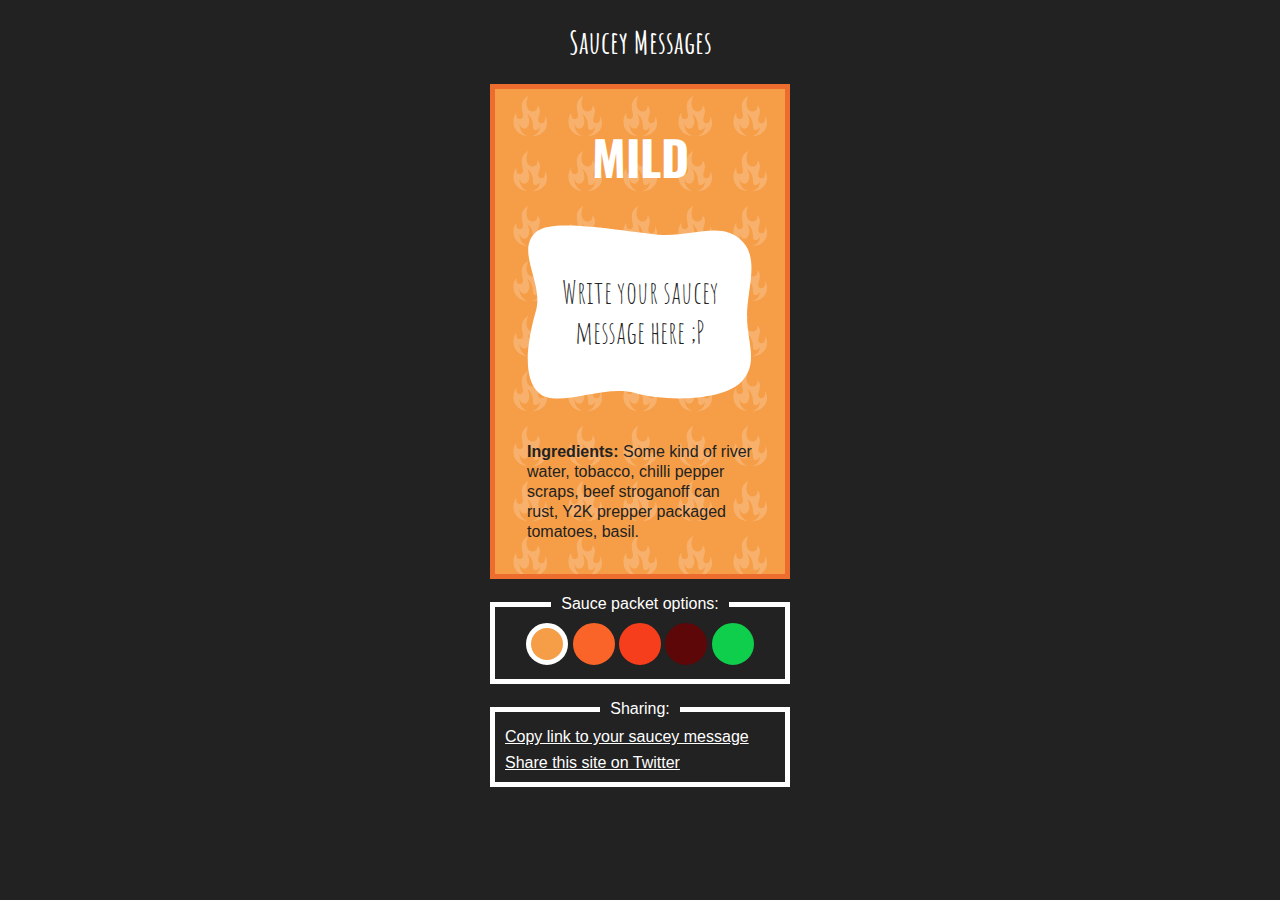
<file: index.html>
<!doctype html>
<html class="no-js" lang="">
  <head>
    <meta charset="utf-8">
    <title>
      Saucy Messages
    </title>
    <meta name="description" content="Sauce packet message generator.">
    <meta name="viewport" content="width=device-width, initial-scale=1">

    <link rel="apple-touch-icon" href="icon.png">
    <!-- Place favicon.ico in the root directory -->

    <link rel="stylesheet" href="css/normalize.css">
    <link rel="stylesheet" href="css/main.css">

    <!-- Fonts -->
    <link href="https://fonts.googleapis.com/css?family=Amatic+SC:700|Oswald:700&display=swap" rel="stylesheet">

    <meta name="theme-color" content="#fafafa">
  </head>

  <body>
    <div class="content-wrapper">
      <!-- Intro? -->
      <h1>
        Saucey Messages
      </h1>

      <!-- Sauce Packet -->
      <div class="sauce-packet">
        <div class="sauce-packet__content-container">
          <h2 class="sauce-packet__title">
            Mild
          </h2>
          <div class="sauce-packet__message-wrapper">
            <p class="sauce-packet__message" contentEditable>
              Write your saucey message here ;P
            </p>
            <svg class="sauce-packet-background sauce-packet-background--sauce-1"><g><path d="M220,92c0,25.38,11.28,46.1-4,64c-18.8,22.03-77.93,21.46-108,13c-32-9-77.85,16.32-96,0 c-20.87-18.76-7-68-3-82.5C16.69,58.61-11.87,26.76,9,8c18.15-16.32,105,3,130,3c30.28,0,58.24-13.87,77,7 C232.32,36.15,220,65.67,220,92z"/></g></svg>
          </div>
          <p class="sauce-packet__ingredients">
            <strong>Ingredients:</strong> Some kind of river water, tobacco, chilli pepper scraps, beef stroganoff can rust, Y2K prepper packaged tomatoes, basil.
          </p>
        </div>
      </div>

      <!-- Flavor Selector -->
      <form class="element-space text-center">
        <fieldset>
          <legend>
            Sauce packet options:
          </legend>
          <label class="flavor-selector flavor-selector--sauce-1">
            <input type="radio" id="sauce-1" class="flavor-selector__input" name="sauce-options" value="0">
            <span class="flavor-selector__circle"></span>
          </label>
          <label class="flavor-selector flavor-selector--sauce-2">
            <input type="radio" id="sauce-2" class="flavor-selector__input" name="sauce-options" value="1">
            <span class="flavor-selector__circle"></span>
          </label>
          <label class="flavor-selector flavor-selector--sauce-3">
            <input type="radio" id="sauce-3" class="flavor-selector__input" name="sauce-options" value="2">
            <span class="flavor-selector__circle"></span>
          </label>
          <label class="flavor-selector flavor-selector--sauce-4">
            <input type="radio" id="sauce-4" class="flavor-selector__input" name="sauce-options" value="3">
            <span class="flavor-selector__circle"></span>
          </label>
          <label class="flavor-selector flavor-selector--sauce-5">
            <input type="radio" id="sauce-5" class="flavor-selector__input" name="sauce-options" value="4">
            <span class="flavor-selector__circle"></span>
          </label>
        </fieldset>
      </form>

      <!-- Sharing Options -->
      <form class="element-space text-center">
        <fieldset>
          <legend>
            Sharing:
          </legend>
          <ul class="sharing-links text-left">
            <li>
              <a href="" class="sharing-links__link sharing-links__copy">
                Copy link to your saucey message
              </a>
              <textarea class="sharing-links__copy-link" value=""></textarea>
            </li>
            <li>
              <a href="https://twitter.com/intent/tweet?url=https://ndiesslin.com&text=Checkout this sacey message generator!" class="sharing-links__link twitter-share-button">
                Share this site on Twitter
              </a>
            </li>
          </ul>
        </fieldset>
      </form>

      <!-- Colophon -->
      <!-- <form class="element-space">
        <fieldset>
          <legend>
            What is this?:
          </legend>
          <p>
            This site was created from the mind of <a href="https://ndiesslin.com">Nicholas Diesslin</a>, when looking at Taco Bell's sauce packets, he thought it would be great to create your own to send to people.
          </p>
        </fieldset>
      </form> -->

      <footer>
        <script src="js/main.js"></script>

        <!-- Google Analytics: change UA-XXXXX-Y to be your site's ID. -->
        <script>
          window.ga = function () { ga.q.push(arguments) }; ga.q = []; ga.l = +new Date;
          ga('create', 'UA-XXXXX-Y', 'auto'); ga('set','transport','beacon'); ga('send', 'pageview')
        </script>
        <script src="https://www.google-analytics.com/analytics.js" async></script>
      </footer>
    </div>
  </body>
</html>
</file>
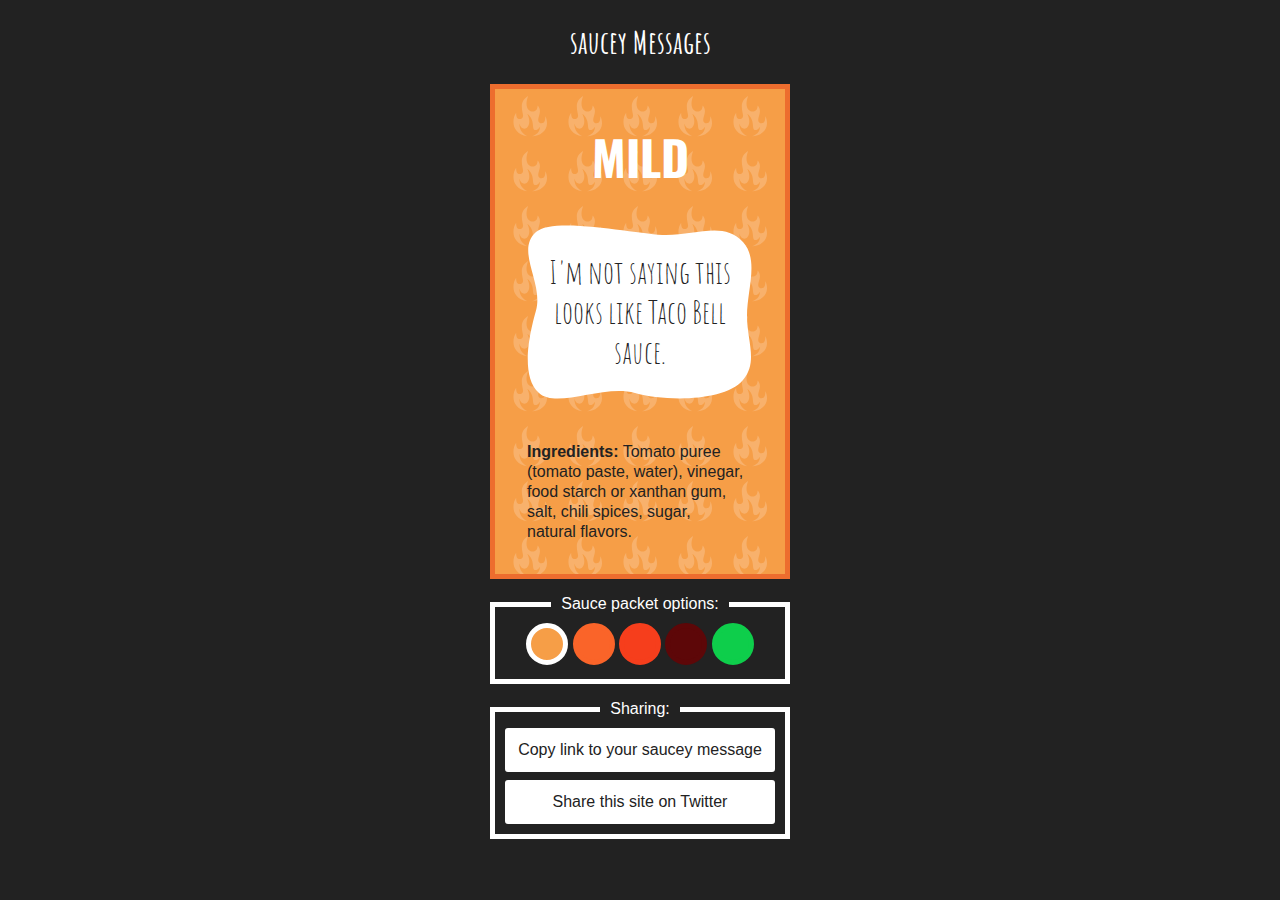
<file: public/index.html>
<!doctype html>
<html class="no-js" lang="en">
  <head>
    <meta charset="utf-8">
    <title>
      Saucey Messages
    </title>
    <meta name="description" content="Sauce packet message generator.">
    <meta name="viewport" content="width=device-width, initial-scale=1">
    <meta property="og:title" content="Saucey Messages" />
    <meta property="og:description" content="Sauce packet message generator." />
    <meta property="og:type" content="website" />
    <meta property="og:url" content="https://sauceymessages.tk" />
    <meta property="og:image" content="https://sauceymessages.tk/images/og.png" />
    <meta property="og:image:type" content="image/png" />
    <meta property="og:image:width" content="1200" />
    <meta property="og:image:height" content="1200" />
    <link href='favicon.ico' rel='icon' type='image/x-icon'>
    <link rel="stylesheet" href="css/normalize.css">
    <link rel="stylesheet" href="css/main.css">
    <link href="https://fonts.googleapis.com/css?family=Amatic+SC:700|Oswald:700&display=swap" rel="stylesheet">
    <meta name="theme-color" content="#fafafa">
  </head>
  <body>
    <div class="content-wrapper">
      <!-- Intro? -->
      <h1>
        saucey Messages
      </h1>

      <!-- Sauce Packet -->
      <div class="sauce-packet">
        <div class="sauce-packet__content-container">
          <h2 class="sauce-packet__title">
            Mild
          </h2>
          <div class="sauce-packet__message-wrapper">
            <p class="sauce-packet__message" contentEditable>
              Write your saucey message here ;P
            </p>
            <svg class="sauce-packet-background sauce-packet-background--sauce-1"><g><path d="M220,92c0,25.38,11.28,46.1-4,64c-18.8,22.03-77.93,21.46-108,13c-32-9-77.85,16.32-96,0 c-20.87-18.76-7-68-3-82.5C16.69,58.61-11.87,26.76,9,8c18.15-16.32,105,3,130,3c30.28,0,58.24-13.87,77,7 C232.32,36.15,220,65.67,220,92z"/></g></svg>
          </div>
          <p class="sauce-packet__ingredients">
            <strong>Ingredients:</strong> Tomato puree (tomato paste, water), vinegar, food starch or xanthan gum, salt, chili spices, sugar, natural&nbsp;flavors.
          </p>
        </div>
      </div>

      <!-- Flavor Selector -->
      <form class="element-space text-center">
        <fieldset>
          <legend>
            Sauce packet options:
          </legend>
          <label class="flavor-selector flavor-selector--sauce-1" aria-label="Mild">
            <input type="radio" id="sauce-1" class="flavor-selector__input" name="sauce-options" value="0">
            <span class="flavor-selector__circle"></span>
          </label>
          <label class="flavor-selector flavor-selector--sauce-2" aria-label="Hot">
            <input type="radio" id="sauce-2" class="flavor-selector__input" name="sauce-options" value="1">
            <span class="flavor-selector__circle"></span>
          </label>
          <label class="flavor-selector flavor-selector--sauce-3" aria-label="Fire">
            <input type="radio" id="sauce-3" class="flavor-selector__input" name="sauce-options" value="2">
            <span class="flavor-selector__circle"></span>
          </label>
          <label class="flavor-selector flavor-selector--sauce-4" aria-label="Diablo">
            <input type="radio" id="sauce-4" class="flavor-selector__input" name="sauce-options" value="3">
            <span class="flavor-selector__circle"></span>
          </label>
          <label class="flavor-selector flavor-selector--sauce-5" aria-label="Wild">
            <input type="radio" id="sauce-5" class="flavor-selector__input" name="sauce-options" value="4">
            <span class="flavor-selector__circle"></span>
          </label>
        </fieldset>
      </form>

      <!-- Sharing Options -->
      <form class="element-space text-center">
        <fieldset>
          <legend>
            Sharing:
          </legend>
          <ul class="sharing-links text-left">
            <li>
              <p class="sharing-links__copy-message text-center">Your message link has been copied.</p>
              <a href="" class="sharing-links__link sharing-links__copy">
                Copy link to your saucey message
              </a>
              <textarea class="sharing-links__copy-link" value=""></textarea>
            </li>
            <li>
              <a href="https://twitter.com/intent/tweet?url=https://saucey-messages.firebaseapp.com&text=Checkout this saucey message generator!&hashtags=sauceyMessages,ndiesslin" class="sharing-links__link twitter-share-button">
                Share this site on Twitter
              </a>
            </li>
          </ul>
        </fieldset>
      </form>
  
      <!-- Footer -->
      <footer>
        <!-- Scripts -->
        <!-- CryptoJS -->
        <script src="js/aes.js"></script>
        <script src="js/main.js"></script>
        <!-- Google Analytics -->
        <script>
          window.ga = function () { ga.q.push(arguments) }; ga.q = []; ga.l = +new Date;
          ga('create', 'UA-162855506-1', 'auto'); ga('set','transport','beacon'); ga('send', 'pageview')
        </script>
        <script src="https://www.google-analytics.com/analytics.js" async></script>
      </footer>
    </div>
  </body>
</html>
</file>
<file: css/main.css>
:root {
  --sizing-16: 1rem;
  --sizing-32: 2rem;
  --color__placeholder: #f69e47;
  --color__black: #222;
  --color__white: #fff;
  --color__sauce-1__1: #f69e47;
  --color__sauce-1__2: #ed6d2e;
  --color__sauce-2__1: #fa6429;
  --color__sauce-2__2: #fb4015;
  --color__sauce-3__1: #f63e1c;
  --color__sauce-3__2: #d01c0b;
  --color__sauce-4__1: #090901;
  --color__sauce-4__2: #5d0708;
  --color__sauce-5__1: #0ece4b;
  --color__sauce-5__2: #2438d0;
  --font__handwritten: 'Amatic SC', cursive;
  --font__display: 'Oswald', sans-serif;
}

* {
  box-sizing: border-box;
}

html {
  font-family: sans-serif;
  background-color: var(--color__black);
  color: var(--color__white);
}

h1 {
  text-align: center;
  font-family: var(--font__handwritten);
}

p {
  margin: 0;
  line-height: 1.25;
}

a {
  color: var(--color__white);
}

.element-space {
  margin-bottom: var(--sizing-16);
}

.text-center {
  text-align: center;
}

.text-left {
  text-align: left;
}

.content-wrapper {
  max-width: 300px;
  width: 100%;
  margin: 0 auto;
}

.sauce-packet {
  border: solid 5px var(--color__black);
  background: var(--color__placeholder);
  padding-top: 161.8%;
  text-align: center;
  position: relative;
  color: var(--color__black);
  margin-bottom: var(--sizing-16);
}

.sauce-packet:after {
  content: "";
  display: block;
  position: absolute;
  top: 0; 
  left: 0; 
  bottom: 0; 
  right: 0; 
  background: url(../images/fire.svg);
  background-position: center;
  background-size: 55px;
  z-index: 1;
  opacity: 0.2;
  background-position-y: 0px;
  animation: background-slide 2s linear infinite;
}

@keyframes background-slide {
  0%{
    background-position-y: 0px;
  }
  100%{
    background-position-y: 55px;
  }
}

.sauce-packet__content-container {
  position: absolute;
  top: 0; 
  left: 0; 
  bottom: 0; 
  right: 0; 
  padding: var(--sizing-32);
  z-index: 2;
}

.sauce-packet__title {
  color: var(--color__white);
  font-size: 3rem;
  font-family: var(--font__display);
  text-transform: uppercase;
  margin: 0 0 var(--sizing-32);
}

.sauce-packet__message-wrapper {
  position: relative;
  height: 42%;
  width: 100%;
  /* background: url(../images/label.svg); */
  /* background-color: var(--color__white); */
  font-family: var(--font__handwritten);
  font-size: var(--sizing-32);
  text-align: center;
  display: table;
  line-height: 1;
}

.sauce-packet__message {
  position: relative;
  z-index: 2;
  display: table-cell;
  vertical-align: middle;
  padding: var(--sizing-16);
}

.sauce-packet__message:focus {
  /* border: solid 5px var(--color__sauce-1__2); */
  outline: none;
}

.sauce-packet__message:focus ~ .sauce-packet-background {
  stroke-width: 5px;
  stroke: var(--color__sauce-1__2);
}

.sauce-packet-background {
  position: absolute;
  z-index: 1;
  top: 0;
  right: 0;
  bottom: 0;
  left: 0;
  overflow: visible;
}

.sauce-packet-background path {
  fill: var(--color__white);
}

.sauce-packet__ingredients {
  position: absolute;
  text-align: left;
  padding: var(--sizing-32);
  left: 0;
  right: 0;
  bottom: 0;
}

.sauce-packet--sauce-1 {
  background: var(--color__sauce-1__1);
  border-color: var(--color__sauce-1__2);
}

.sauce-packet--sauce-1 .sauce-packet__message:focus ~ .sauce-packet-background {
  stroke: var(--color__sauce-1__2);
}

.sauce-packet--sauce-2 {
  background: var(--color__sauce-2__1);
  border-color: var(--color__sauce-2__2);
}

.sauce-packet--sauce-2 .sauce-packet__message:focus ~ .sauce-packet-background {
  stroke: var(--color__sauce-2__2);
}

.sauce-packet--sauce-3 {
  background: var(--color__sauce-3__1);
  border-color: var(--color__sauce-3__2);
}

.sauce-packet--sauce-3 .sauce-packet__message:focus ~ .sauce-packet-background {
  stroke: var(--color__sauce-3__2);
}

.sauce-packet--sauce-4 {
  background: var(--color__sauce-4__1);
  border-color: var(--color__sauce-4__2);
}

.sauce-packet--sauce-4 .sauce-packet__message:focus ~ .sauce-packet-background {
  stroke: var(--color__sauce-4__2);
}

.sauce-packet--sauce-4 .sauce-packet__ingredients {
  color: var(--color__white);
}

.sauce-packet--sauce-5 {
  background: var(--color__sauce-5__1);
  border-color: var(--color__sauce-5__2);
}

.sauce-packet--sauce-5 .sauce-packet__message:focus ~ .sauce-packet-background {
  stroke: var(--color__sauce-5__2);
}

.sharing-links {
  margin: 0;
  padding: 0;
  list-style: none;
}

.sharing-links li {
  margin-bottom: 0.5rem;
}

.sharing-links li:last-child {
  margin-bottom: 0;
}

.sharing-links__link, .sharing-links__link:visited {
  color: var(--color__white);
}

.sharing-links__message {

}

.sharing-links__copy-link {
  display: none;
  height: 0;
  width: 0;
  border: 0;
}

.flavor-selector {
  /* width: 20%;
  display: inline-block; */
}

.flavor-selector__circle {
  display: inline-block;
  background-color: var(--color__placeholder);
  border: solid 5px var(--color__placeholder);
  border-radius: 50%;
  width: 42px;
  height: 42px;
}

.flavor-selector--sauce-1 .flavor-selector__circle {
  background-color: var(--color__sauce-1__1);
  border-color: var(--color__sauce-1__1);
}

.flavor-selector--sauce-2 .flavor-selector__circle {
  background-color: var(--color__sauce-2__1);
  border-color: var(--color__sauce-2__1);
}

.flavor-selector--sauce-3 .flavor-selector__circle {
  background-color: var(--color__sauce-3__1);
  border-color: var(--color__sauce-3__1);
}

.flavor-selector--sauce-4 .flavor-selector__circle {
  background-color: var(--color__sauce-4__2);
  border-color: var(--color__sauce-4__2);
}

.flavor-selector--sauce-5 .flavor-selector__circle {
  background-color: var(--color__sauce-5__1);
  border-color: var(--color__sauce-5__1);
}

.flavor-selector__circle:hover {
  cursor: pointer;
}

.flavor-selector__input:checked ~ .flavor-selector__circle {
  border-color: var(--color__white);
}

.flavor-selector__input {
  position: absolute;
  opacity: 0;
  cursor: pointer;
  height: 0;
  width: 0;
}

fieldset {
  margin-inline-start: 0;
  margin-inline-end: 0;
  padding-block-start: 0;
  padding-inline-start: 0;
  padding-inline-end: 0;
  padding-block-end: 0;
  padding: 10px;
  border: solid 5px var(--color__white);
}

legend {
  padding: 0 10px;
}
</file>
<file: public/css/main.css>
:root {
  --sizing-16: 1rem;
  --sizing-32: 2rem;
  --color__placeholder: #f69e47;
  --color__black: #222;
  --color__white: #fff;
  --color__sauce-1__1: #f69e47;
  --color__sauce-1__2: #ed6d2e;
  --color__sauce-2__1: #fa6429;
  --color__sauce-2__2: #fb4015;
  --color__sauce-3__1: #f63e1c;
  --color__sauce-3__2: #d01c0b;
  --color__sauce-4__1: #090901;
  --color__sauce-4__2: #5d0708;
  --color__sauce-5__1: #0ece4b;
  --color__sauce-5__2: #2438d0;
  --font__handwritten: 'Amatic SC', cursive;
  --font__display: 'Oswald', sans-serif;
}

* {
  box-sizing: border-box;
}

html {
  font-family: sans-serif;
  background-color: var(--color__black);
  color: var(--color__white);
}

h1 {
  text-align: center;
  font-family: var(--font__handwritten);
}

p {
  margin: 0;
  line-height: 1.25;
}

a {
  color: var(--color__white);
}

.element-space {
  margin-bottom: var(--sizing-16);
}

.text-center {
  text-align: center;
}

.text-left {
  text-align: left;
}

.content-wrapper {
  max-width: 300px;
  width: 100%;
  margin: 0 auto;
}

.sauce-packet {
  border: solid 5px var(--color__black);
  background: var(--color__placeholder);
  padding-top: 161.8%;
  text-align: center;
  position: relative;
  color: var(--color__black);
  margin-bottom: var(--sizing-16);
}

.sauce-packet:after {
  content: "";
  display: block;
  position: absolute;
  top: 0; 
  left: 0; 
  bottom: 0; 
  right: 0; 
  background: url(../images/fire.svg);
  background-position: center;
  background-size: 55px;
  z-index: 1;
  opacity: 0.2;
  background-position-y: 0px;
  animation: background-slide 2s linear infinite;
}

@keyframes background-slide {
  0%{
    background-position-y: 0px;
  }
  100%{
    background-position-y: 55px;
  }
}

.sauce-packet__content-container {
  position: absolute;
  top: 0; 
  left: 0; 
  bottom: 0; 
  right: 0; 
  padding: var(--sizing-32);
  z-index: 2;
}

.sauce-packet__title {
  color: var(--color__white);
  font-size: 3rem;
  font-family: var(--font__display);
  text-transform: uppercase;
  margin: 0 0 var(--sizing-32);
}

.sauce-packet__message-wrapper {
  position: relative;
  height: 42%;
  width: 100%;
  /* background: url(../images/label.svg); */
  /* background-color: var(--color__white); */
  font-family: var(--font__handwritten);
  font-size: var(--sizing-32);
  text-align: center;
  display: table;
  line-height: 1;
}

.sauce-packet__message {
  position: relative;
  z-index: 2;
  display: table-cell;
  vertical-align: middle;
  padding: var(--sizing-16);
  word-wrap: break-word;
}

.sauce-packet__message:focus {
  /* border: solid 5px var(--color__sauce-1__2); */
  outline: none;
}

.sauce-packet__message:focus ~ .sauce-packet-background {
  stroke-width: 5px;
  stroke: var(--color__sauce-1__2);
}

.sauce-packet-background {
  position: absolute;
  z-index: 1;
  top: 0;
  right: 0;
  bottom: 0;
  left: 0;
  overflow: visible;
}

.sauce-packet-background path {
  fill: var(--color__white);
}

.sauce-packet__ingredients {
  position: absolute;
  text-align: left;
  padding: var(--sizing-32);
  left: 0;
  right: 0;
  bottom: 0;
}

.sauce-packet--sauce-1 {
  background: var(--color__sauce-1__1);
  border-color: var(--color__sauce-1__2);
}

.sauce-packet--sauce-1 .sauce-packet__message:focus ~ .sauce-packet-background {
  stroke: var(--color__sauce-1__2);
}

.sauce-packet--sauce-2 {
  background: var(--color__sauce-2__1);
  border-color: var(--color__sauce-2__2);
}

.sauce-packet--sauce-2 .sauce-packet__message:focus ~ .sauce-packet-background {
  stroke: var(--color__sauce-2__2);
}

.sauce-packet--sauce-3 {
  background: var(--color__sauce-3__1);
  border-color: var(--color__sauce-3__2);
}

.sauce-packet--sauce-3 .sauce-packet__message:focus ~ .sauce-packet-background {
  stroke: var(--color__sauce-3__2);
}

.sauce-packet--sauce-4 {
  background: var(--color__sauce-4__1);
  border-color: var(--color__sauce-4__2);
}

.sauce-packet--sauce-4 .sauce-packet__message:focus ~ .sauce-packet-background {
  stroke: var(--color__sauce-4__2);
}

.sauce-packet--sauce-4 .sauce-packet__ingredients {
  color: var(--color__white);
}

.sauce-packet--sauce-5 {
  background: var(--color__sauce-5__1);
  border-color: var(--color__sauce-5__2);
}

.sauce-packet--sauce-5 .sauce-packet__message:focus ~ .sauce-packet-background {
  stroke: var(--color__sauce-5__2);
}

.sharing-links {
  margin: 0;
  padding: 0;
  list-style: none;
}

.sharing-links li {
  margin-bottom: 0.5rem;
}

.sharing-links li:last-child {
  margin-bottom: 0;
}

.sharing-links__link {
  padding: 0.5rem;
  background: var(--color__white);
  display: block;
  text-align: center;
  border-radius: 3px;
  margin-bottom: 0.5rem;
  text-decoration: none;
  border: solid 5px var(--color__white);
}

.sharing-links__link:last-child {
  margin: 0;
}

.sharing-links__link, .sharing-links__link:visited {
  color: var(--color__black);
}

.sharing-links__link:hover, .sharing-links__link:focus {
  outline: 0;
  border-color: var(--color__sauce-1__1);
}

.sharing-links__copy-message {
  margin-bottom: 0.25rem;
  display: none;
  color: var(--color__sauce-2__2);
}

.sharing-links__message {

}

.sharing-links__copy-link {
  display: none;
  height: 0;
  width: 0;
  border: 0;
}

.flavor-selector {
  /* width: 20%;
  display: inline-block; */
}

.flavor-selector__circle {
  display: inline-block;
  background-color: var(--color__placeholder);
  border: solid 5px var(--color__placeholder);
  border-radius: 50%;
  width: 42px;
  height: 42px;
}

.flavor-selector--sauce-1 .flavor-selector__circle {
  background-color: var(--color__sauce-1__1);
  border-color: var(--color__sauce-1__1);
}

.flavor-selector--sauce-2 .flavor-selector__circle {
  background-color: var(--color__sauce-2__1);
  border-color: var(--color__sauce-2__1);
}

.flavor-selector--sauce-3 .flavor-selector__circle {
  background-color: var(--color__sauce-3__1);
  border-color: var(--color__sauce-3__1);
}

.flavor-selector--sauce-4 .flavor-selector__circle {
  background-color: var(--color__sauce-4__2);
  border-color: var(--color__sauce-4__2);
}

.flavor-selector--sauce-5 .flavor-selector__circle {
  background-color: var(--color__sauce-5__1);
  border-color: var(--color__sauce-5__1);
}

.flavor-selector__circle:hover {
  cursor: pointer;
}

.flavor-selector__input:checked ~ .flavor-selector__circle {
  border-color: var(--color__white);
}

.flavor-selector__input {
  position: absolute;
  opacity: 0;
  cursor: pointer;
  height: 0;
  width: 0;
}

fieldset {
  margin-inline-start: 0;
  margin-inline-end: 0;
  padding-block-start: 0;
  padding-inline-start: 0;
  padding-inline-end: 0;
  padding-block-end: 0;
  padding: 10px;
  border: solid 5px var(--color__white);
}

legend {
  padding: 0 10px;
}
</file>
